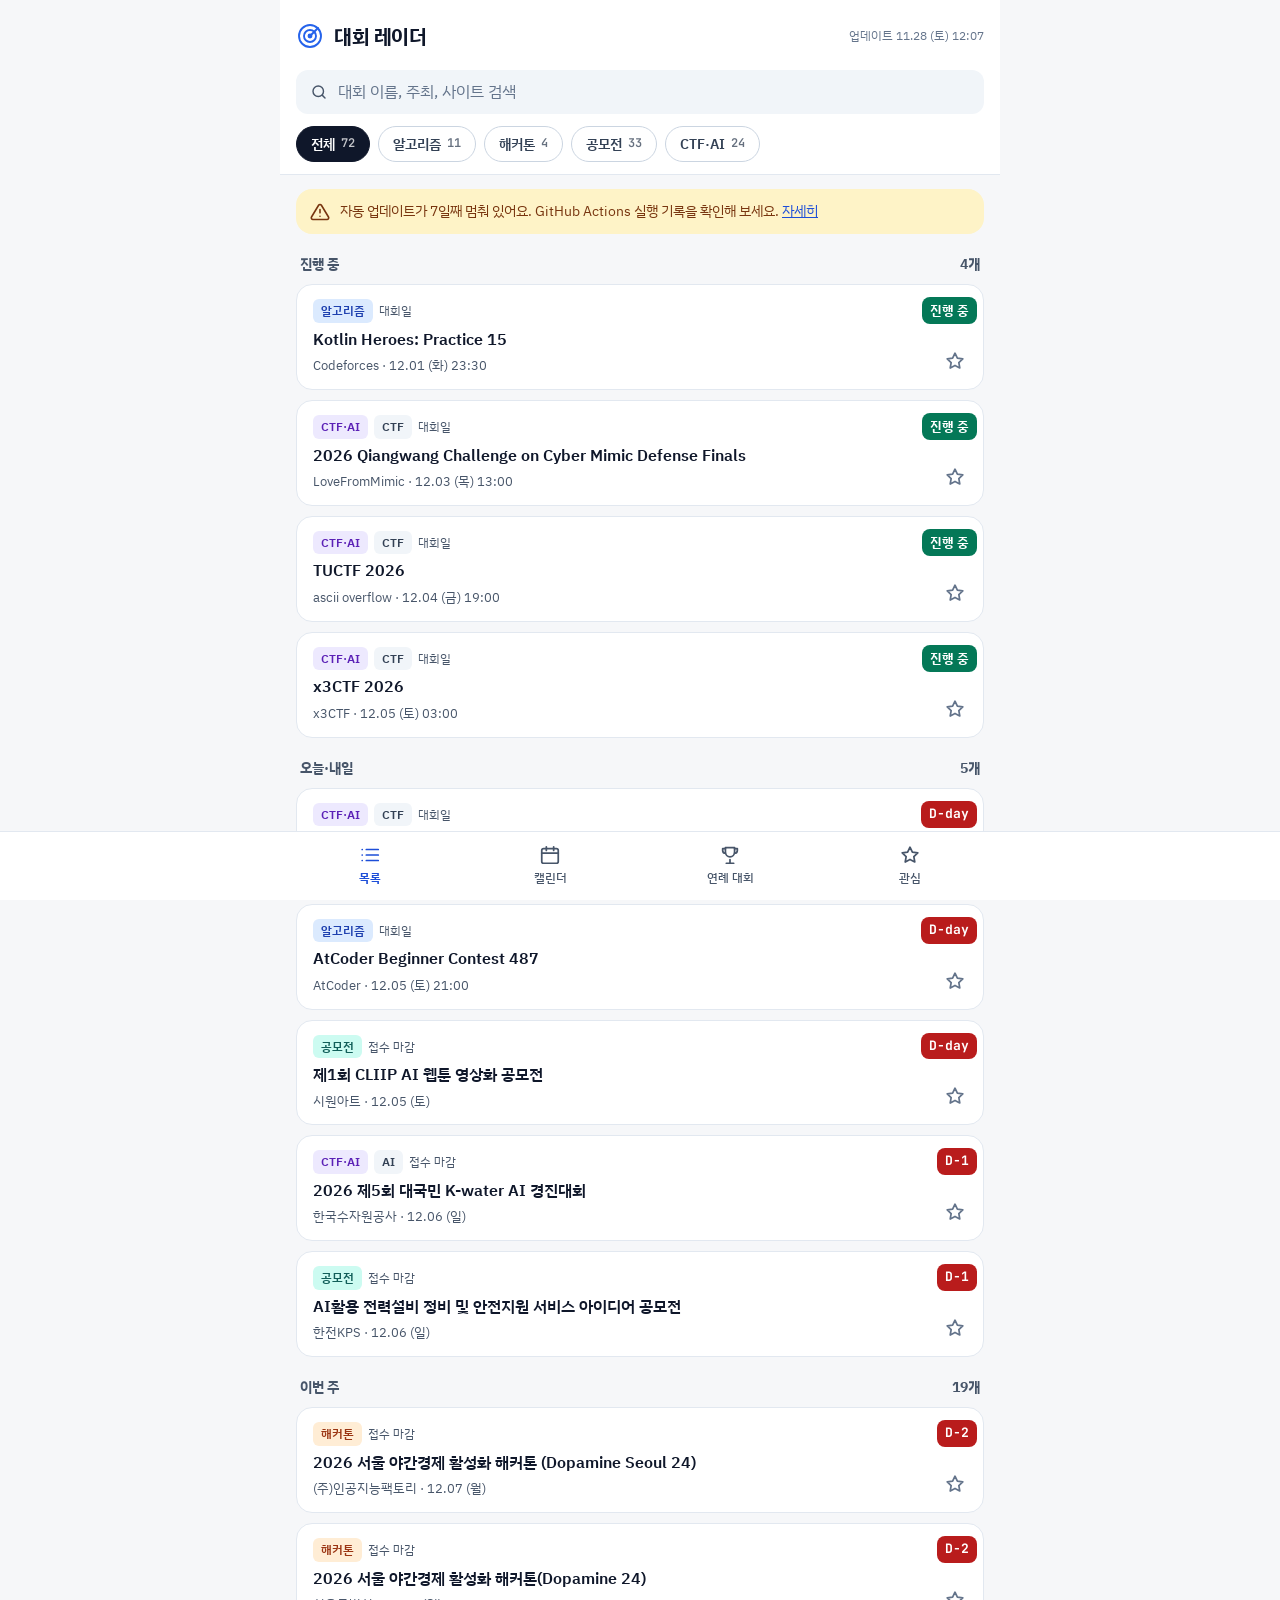
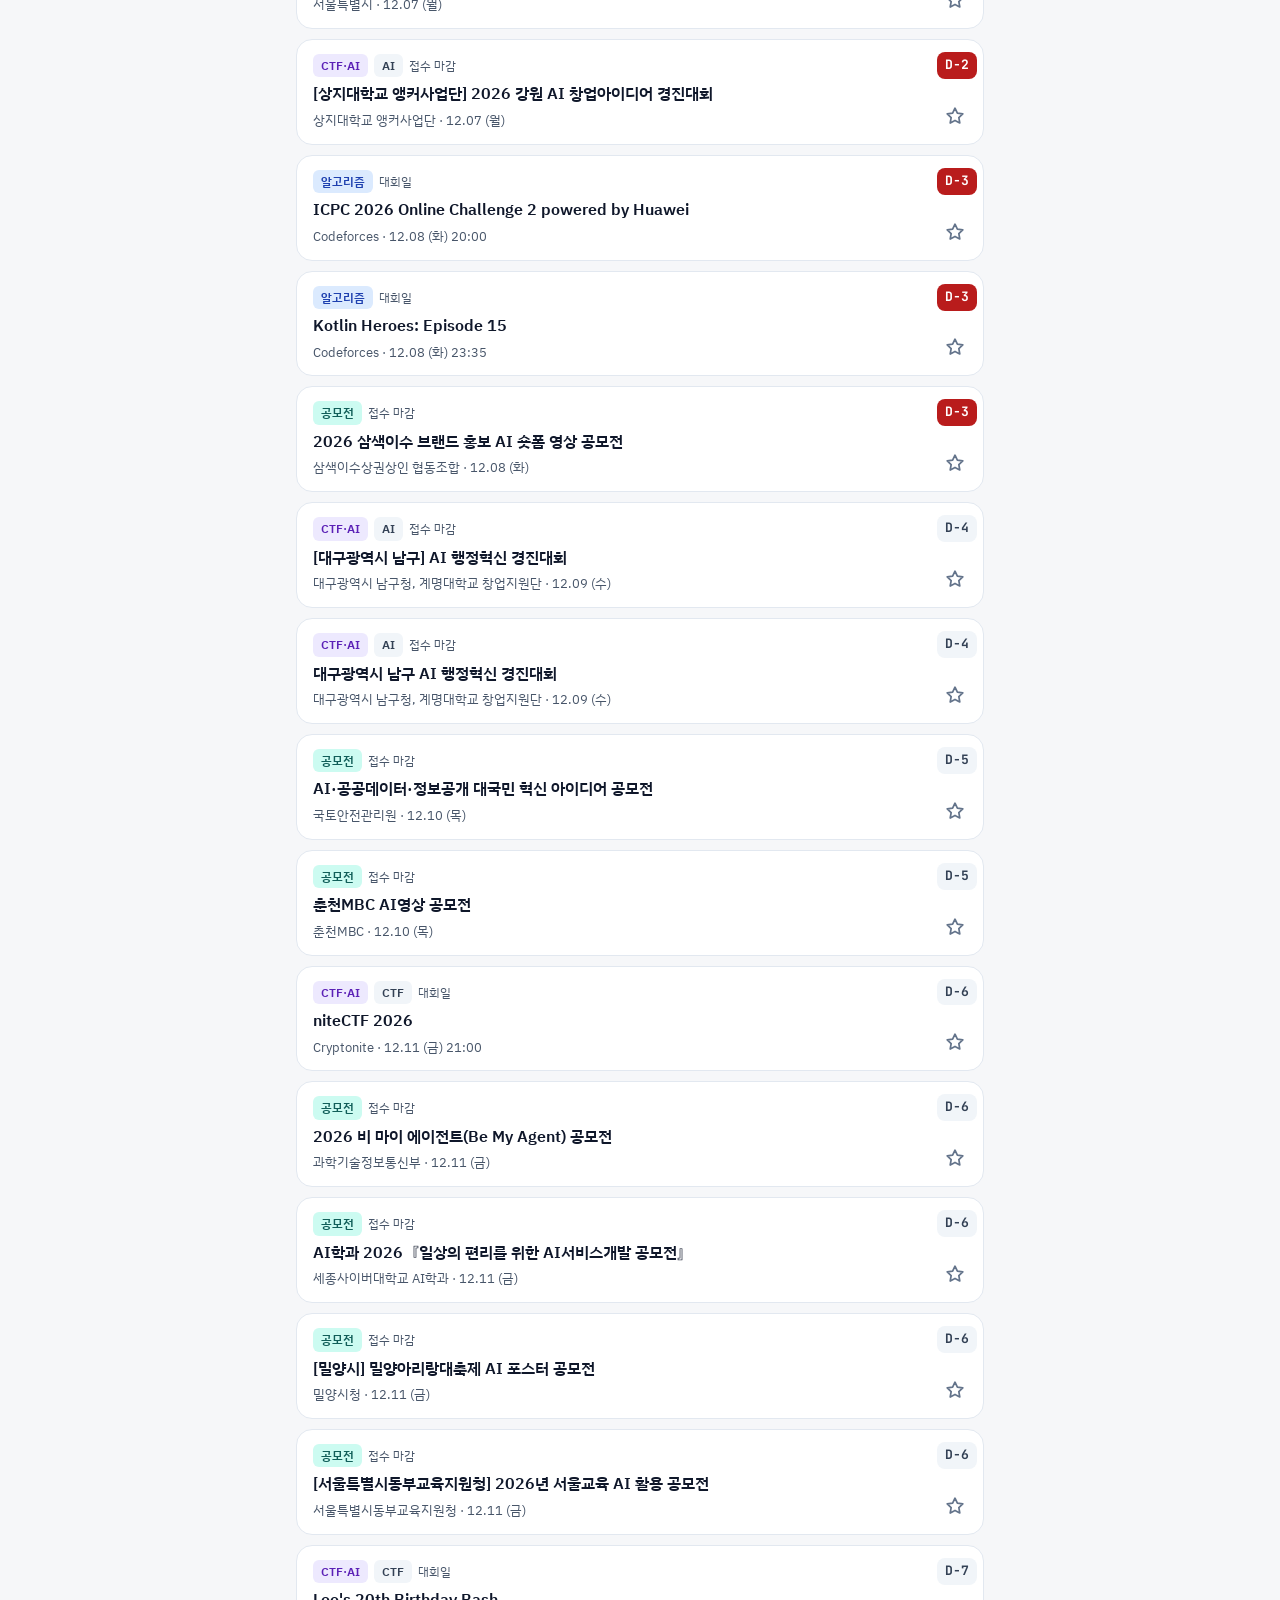
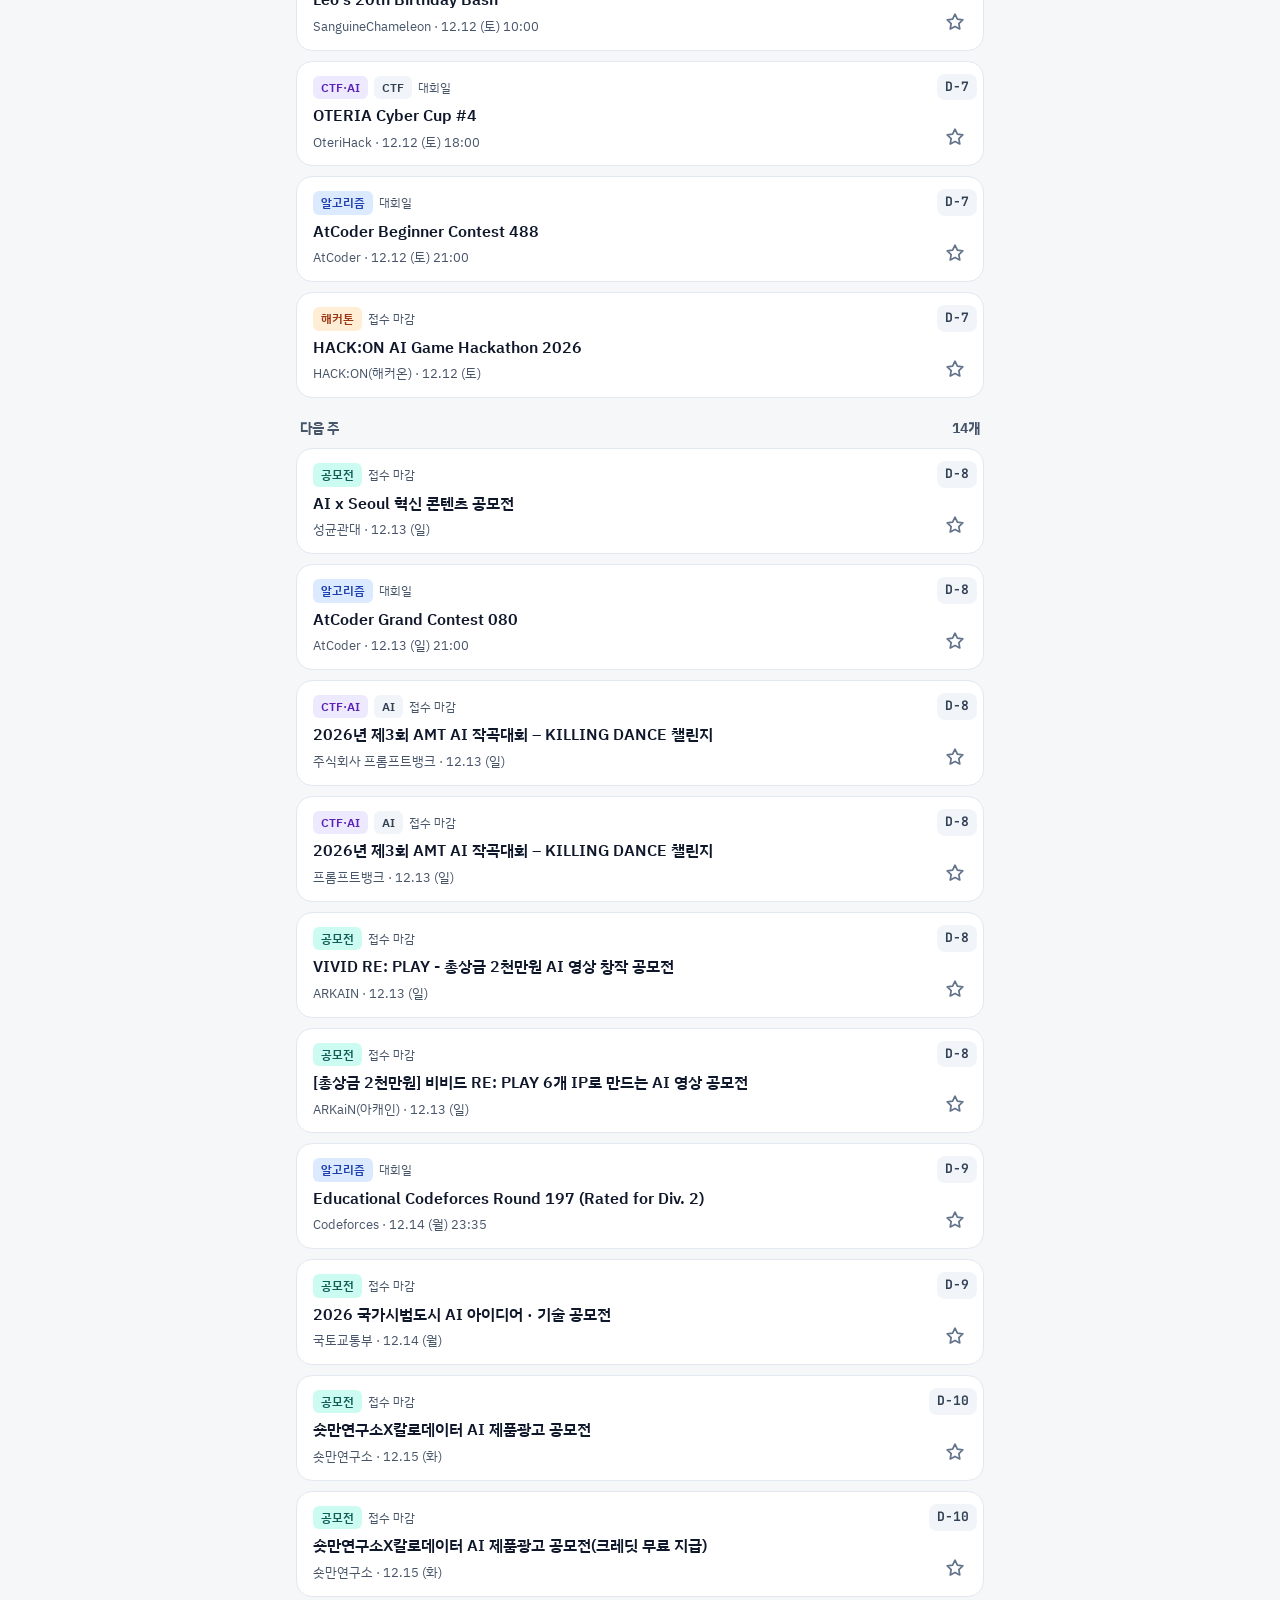
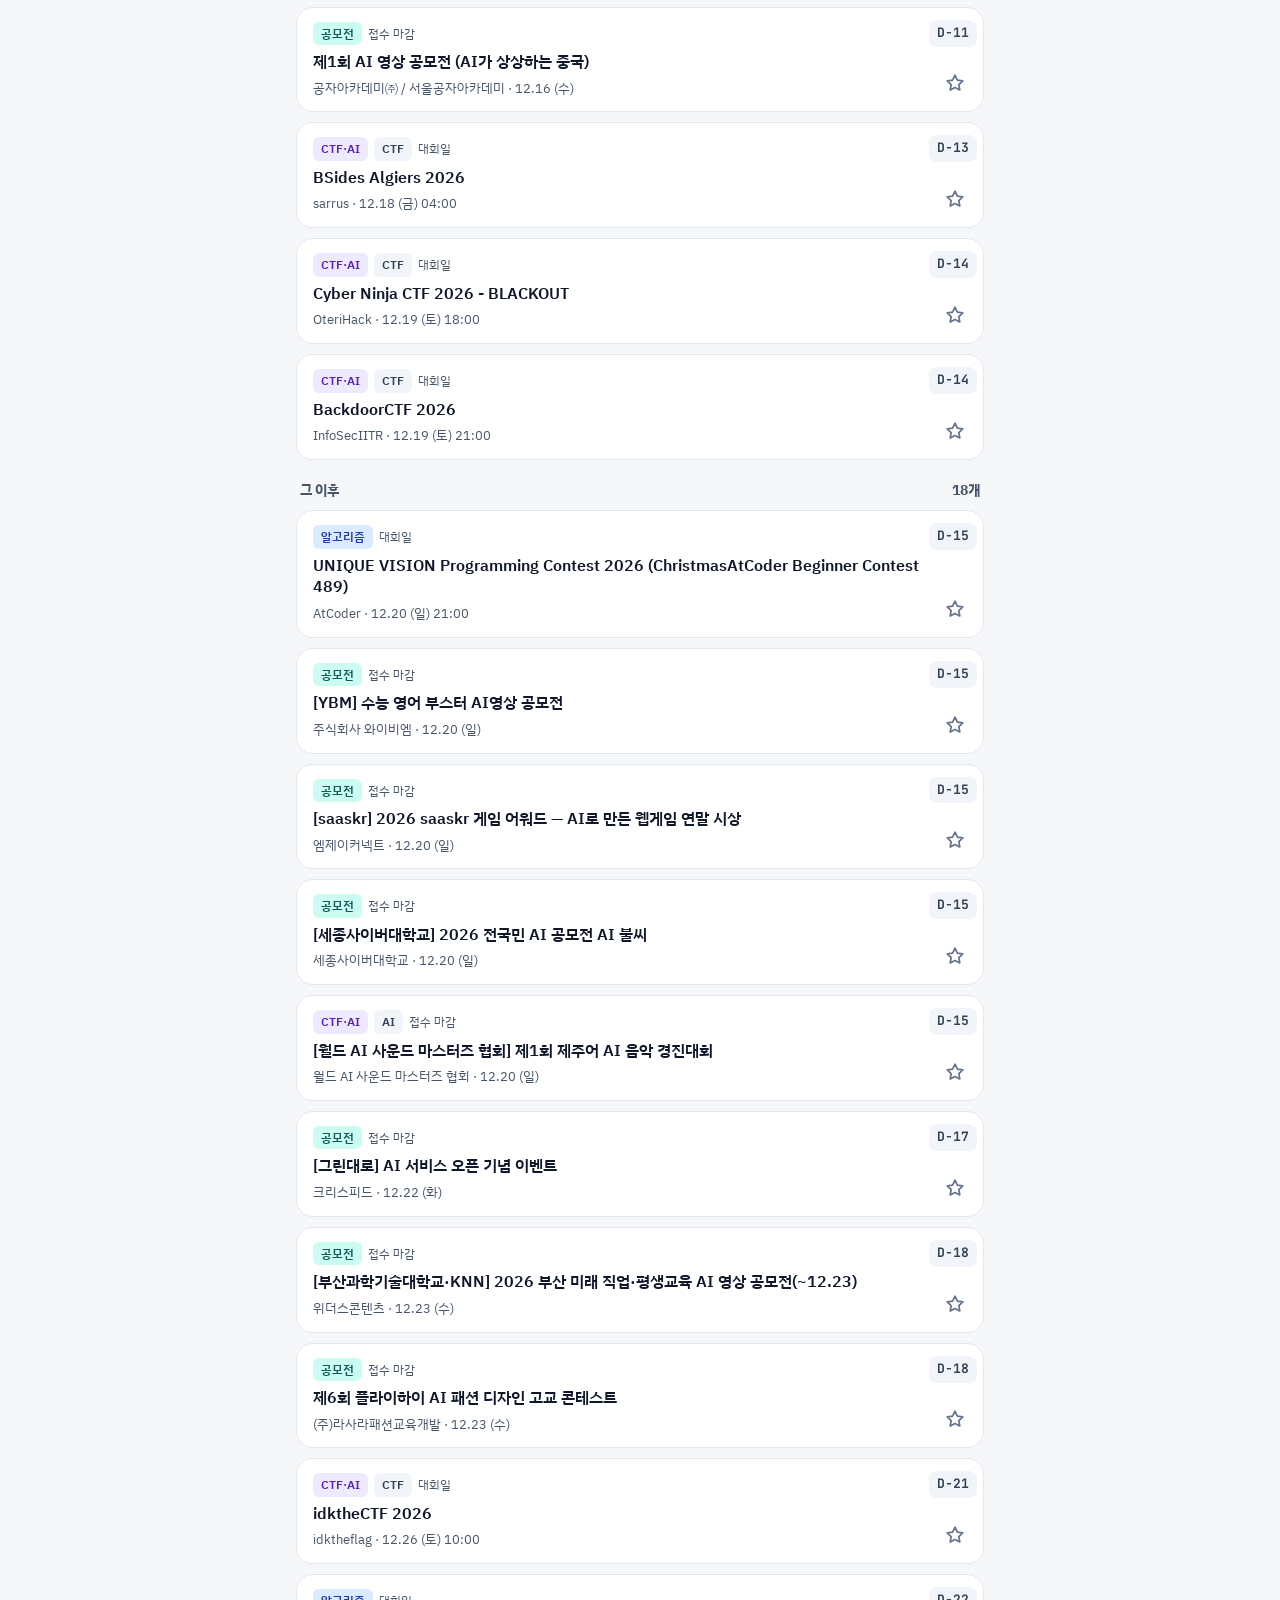
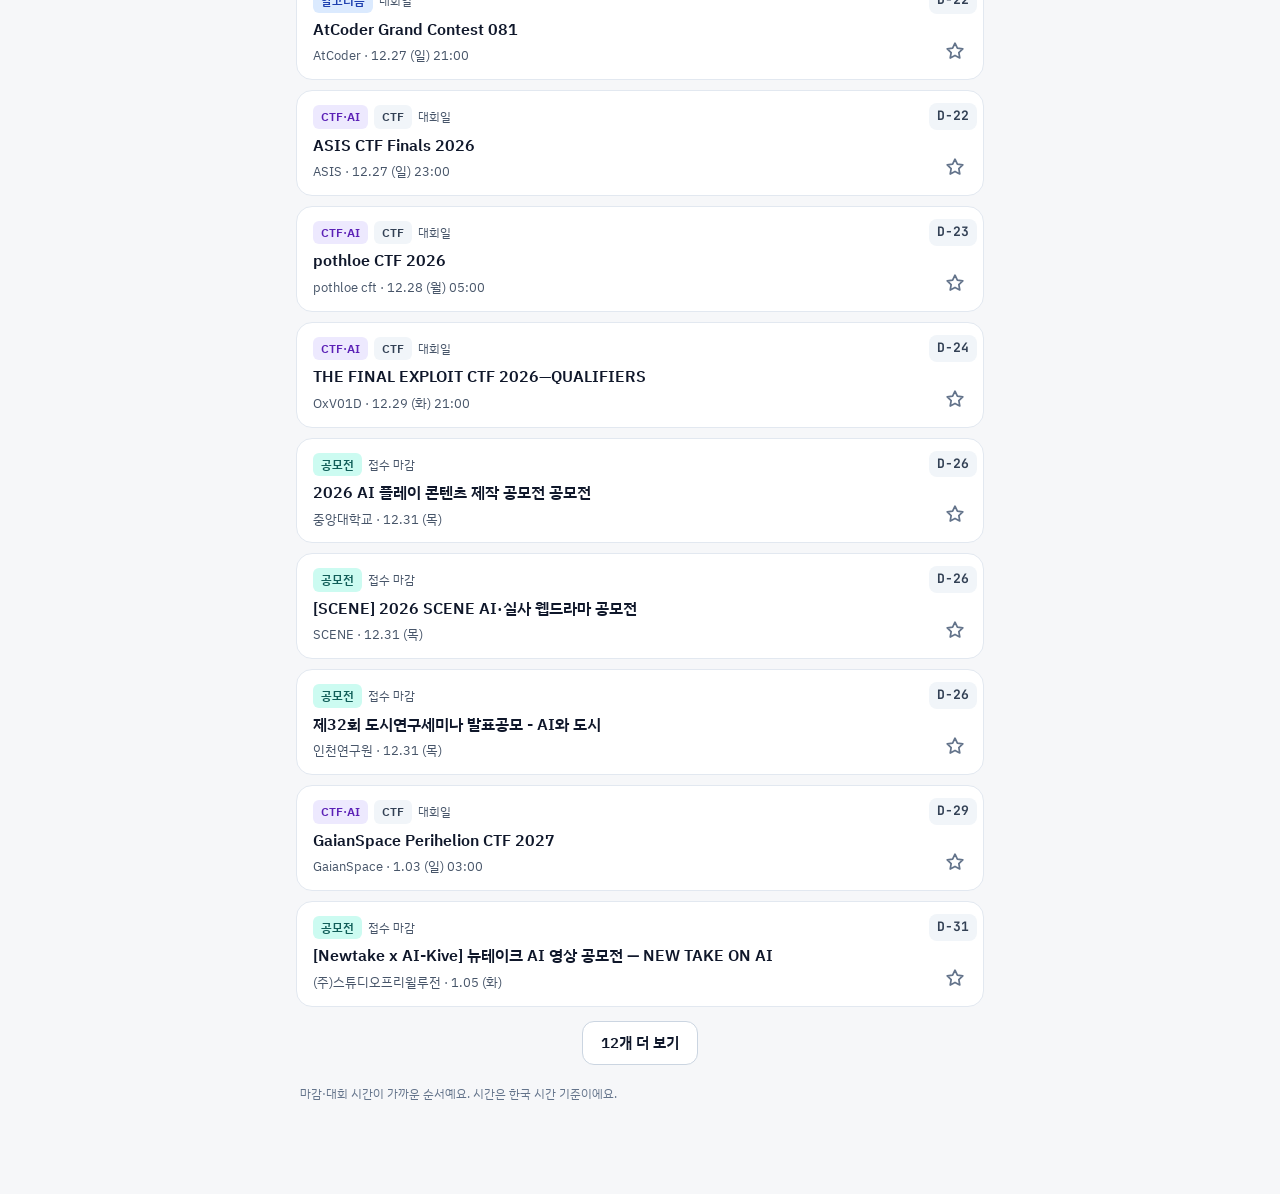
<file: site/index.html>
<!doctype html>
<html lang="ko">
<head>
<meta charset="utf-8">
<meta name="viewport" content="width=device-width, initial-scale=1, viewport-fit=cover">
<title>대회 레이더</title>
<meta name="description" content="알고리즘 대회, 해커톤, IT 공모전, CTF·AI 대회를 한곳에서">
<meta name="theme-color" content="#FFFFFF" media="(prefers-color-scheme: light)">
<meta name="theme-color" content="#0B1220" media="(prefers-color-scheme: dark)">
<link rel="manifest" href="manifest.webmanifest">
<link rel="icon" href="icon.svg" type="image/svg+xml">
<link rel="apple-touch-icon" href="icon-180.png">
<meta name="apple-mobile-web-app-capable" content="yes">
<meta name="apple-mobile-web-app-title" content="대회 레이더">
<link rel="preconnect" href="https://fonts.googleapis.com">
<link rel="preconnect" href="https://fonts.gstatic.com" crossorigin>
<link href="https://fonts.googleapis.com/css2?family=IBM+Plex+Sans+KR:wght@400;500;600;700&family=JetBrains+Mono:wght@500;700&display=swap" rel="stylesheet">
<link rel="stylesheet" href="style.css">
</head>
<body>
<div class="app">
  <main id="view" tabindex="-1">
    <p class="loading">대회 정보를 불러오는 중…</p>
  </main>
  <nav class="tabbar" aria-label="메인 메뉴">
    <a href="#/" data-tab="list">
      <svg viewBox="0 0 24 24" aria-hidden="true"><path d="M8 6h13M8 12h13M8 18h13M3.5 6h.01M3.5 12h.01M3.5 18h.01"/></svg>
      <span>목록</span>
    </a>
    <a href="#/calendar" data-tab="calendar">
      <svg viewBox="0 0 24 24" aria-hidden="true"><rect x="3" y="5" width="18" height="16" rx="2"/><path d="M3 10h18M8 3v4M16 3v4"/></svg>
      <span>캘린더</span>
    </a>
    <a href="#/annual" data-tab="annual">
      <svg viewBox="0 0 24 24" aria-hidden="true"><path d="M8 21h8M12 17v4M7 4h10v5a5 5 0 0 1-10 0V4z"/><path d="M17 5h3v2a3 3 0 0 1-3 3M7 5H4v2a3 3 0 0 0 3 3"/></svg>
      <span>연례 대회</span>
    </a>
    <a href="#/saved" data-tab="saved">
      <svg viewBox="0 0 24 24" aria-hidden="true"><path d="M12 3.5l2.6 5.3 5.9.9-4.3 4.1 1 5.8L12 16.9 6.8 19.6l1-5.8-4.3-4.1 5.9-.9z"/></svg>
      <span>관심</span>
    </a>
  </nav>
</div>
<script src="app.js"></script>
</body>
</html>
</file>
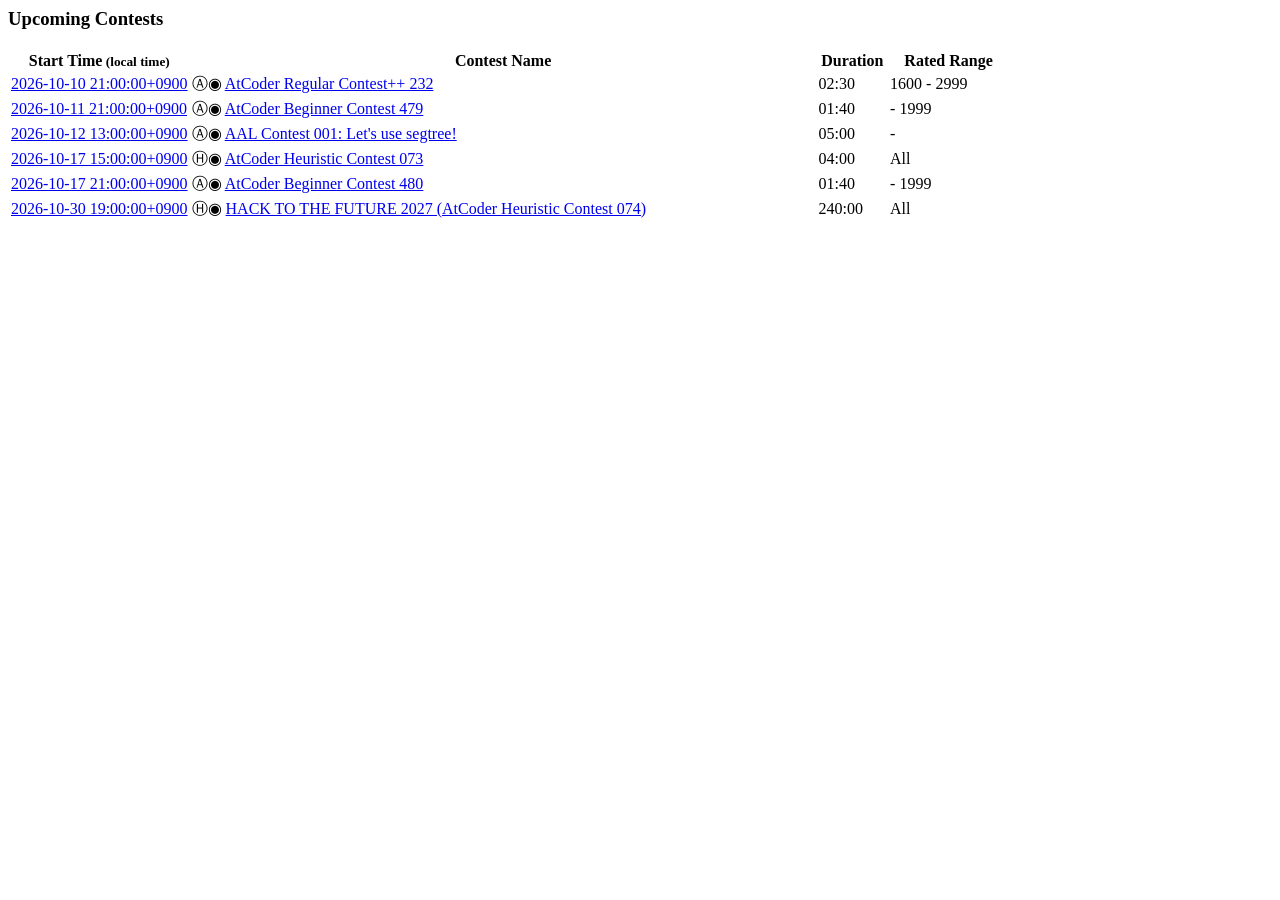
<file: tests/fixtures/atcoder.html>
<html><body><div id="contest-table-upcoming">
<h3>Upcoming Contests</h3><div class="panel panel-default"><div class="table-responsive">
<table class="table table-default table-striped table-hover table-condensed table-bordered small">
<thead><tr><th width="18%" class="text-center">Start Time<small> (local time)</small></th><th class="text-center">Contest Name</th><th width="7%" class="text-center">Duration</th><th width="12%" class="text-center">Rated Range</th></tr></thead>
<tbody>
<tr>
<td class="text-center"><a href='http://www.timeanddate.com/worldclock/fixedtime.html?iso=20261010T2100&p1=248' target='blank'><time class='fixtime fixtime-full'>2026-10-10 21:00:00+0900</time></a></td>
<td ><span aria-hidden='true' data-toggle='tooltip' data-placement='top' title="Algorithm">Ⓐ</span><span class="div1-target">◉</span> <a href="/contests/arc232">AtCoder Regular Contest++ 232</a></td>
<td class="text-center">02:30</td>
<td class="text-center">1600 - 2999</td>
</tr>
<tr>
<td class="text-center"><a href='http://www.timeanddate.com/worldclock/fixedtime.html?iso=20261011T2100&p1=248' target='blank'><time class='fixtime fixtime-full'>2026-10-11 21:00:00+0900</time></a></td>
<td ><span aria-hidden='true' data-toggle='tooltip' data-placement='top' title="Algorithm">Ⓐ</span><span class="user-blue">◉</span> <a href="/contests/abc479">AtCoder Beginner Contest 479</a></td>
<td class="text-center">01:40</td>
<td class="text-center"> - 1999</td>
</tr>
<tr>
<td class="text-center"><a href='http://www.timeanddate.com/worldclock/fixedtime.html?iso=20261012T1300&p1=248' target='blank'><time class='fixtime fixtime-full'>2026-10-12 13:00:00+0900</time></a></td>
<td ><span aria-hidden='true' data-toggle='tooltip' data-placement='top' title="Algorithm">Ⓐ</span><span class="">◉</span> <a href="/contests/aalc001">AAL Contest 001: Let's use segtree!</a></td>
<td class="text-center">05:00</td>
<td class="text-center">-</td>
</tr>
<tr>
<td class="text-center"><a href='http://www.timeanddate.com/worldclock/fixedtime.html?iso=20261017T1500&p1=248' target='blank'><time class='fixtime fixtime-full'>2026-10-17 15:00:00+0900</time></a></td>
<td ><span aria-hidden='true' data-toggle='tooltip' data-placement='top' title="Heuristic">Ⓗ</span><span class="">◉</span> <a href="/contests/ahc073">AtCoder Heuristic Contest 073</a></td>
<td class="text-center">04:00</td>
<td class="text-center">All</td>
</tr>
<tr>
<td class="text-center"><a href='http://www.timeanddate.com/worldclock/fixedtime.html?iso=20261017T2100&p1=248' target='blank'><time class='fixtime fixtime-full'>2026-10-17 21:00:00+0900</time></a></td>
<td ><span aria-hidden='true' data-toggle='tooltip' data-placement='top' title="Algorithm">Ⓐ</span><span class="user-blue">◉</span> <a href="/contests/abc480">AtCoder Beginner Contest 480</a></td>
<td class="text-center">01:40</td>
<td class="text-center"> - 1999</td>
</tr>
<tr>
<td class="text-center"><a href='http://www.timeanddate.com/worldclock/fixedtime.html?iso=20261030T1900&p1=248' target='blank'><time class='fixtime fixtime-full'>2026-10-30 19:00:00+0900</time></a></td>
<td ><span aria-hidden='true' data-toggle='tooltip' data-placement='top' title="Heuristic">Ⓗ</span><span class="">◉</span> <a href="/contests/ahc074">HACK TO THE FUTURE 2027 (AtCoder Heuristic Contest 074)</a></td>
<td class="text-center">240:00</td>
<td class="text-center">All</td>
</tr>
</tbody>
</table></div></div></div></body></html>
</file>
<file: site/style.css>
:root {
  --bg: #F6F7F9;
  --surface: #FFFFFF;
  --surface-2: #F1F5F9;
  --ink: #0F172A;
  --ink-2: #334155;
  --muted: #475569;
  --faint: #64748B;
  --line: #E2E8F0;
  --line-2: #CBD5E1;
  --accent: #2563EB;
  --accent-ink: #1D4ED8;
  --on-accent: #FFFFFF;
  --urgent: #B91C1C;
  --live: #047857;
  --star: #F59E0B;
  --star-line: #B45309;
  --sun: #B91C1C;
  --sat: #1D4ED8;

  --algo-bg: #DBEAFE; --algo-fg: #1E40AF; --algo-dot: #2563EB;
  --hack-bg: #FFEDD5; --hack-fg: #9A3412; --hack-dot: #EA580C;
  --contest-bg: #CCFBF1; --contest-fg: #115E59; --contest-dot: #0D9488;
  --ai-bg: #EDE9FE; --ai-fg: #5B21B6; --ai-dot: #7C3AED;

  --radius: 16px;
  --font: 'IBM Plex Sans KR', system-ui, -apple-system, 'Apple SD Gothic Neo', sans-serif;
  --mono: 'JetBrains Mono', ui-monospace, monospace;
  color-scheme: light;
}

@media (prefers-color-scheme: dark) {
  :root {
    --bg: #0B1220;
    --surface: #111A2E;
    --surface-2: #1A2540;
    --ink: #E8EDF6;
    --ink-2: #C7D0DF;
    --muted: #A3AFC2;
    --faint: #8C99AE;
    --line: #23304B;
    --line-2: #34425F;
    --accent: #6EA0FF;
    --accent-ink: #9DBEFF;
    --on-accent: #0B1220;
    --urgent: #F87171;
    --live: #34D399;
    --star-line: #FBBF24;
    --sun: #F87171;
    --sat: #8FB4FF;
    --algo-bg: #1E3A8A; --algo-fg: #DBEAFE; --algo-dot: #6EA0FF;
    --hack-bg: #7C2D12; --hack-fg: #FFEDD5; --hack-dot: #FB923C;
    --contest-bg: #134E4A; --contest-fg: #CCFBF1; --contest-dot: #2DD4BF;
    --ai-bg: #4C1D95; --ai-fg: #EDE9FE; --ai-dot: #A78BFA;
    color-scheme: dark;
  }
}

* { box-sizing: border-box; }
html, body { margin: 0; }
body {
  background: var(--bg);
  color: var(--ink);
  font-family: var(--font);
  font-size: 15px;
  line-height: 1.45;
  -webkit-font-smoothing: antialiased;
  -webkit-tap-highlight-color: transparent;
}
a { color: var(--accent-ink); }
button { font: inherit; color: inherit; }
svg { width: 22px; height: 22px; fill: none; stroke: currentColor; stroke-width: 1.9; stroke-linecap: round; stroke-linejoin: round; flex: none; }
:focus-visible { outline: 2px solid var(--accent); outline-offset: 2px; border-radius: 6px; }
.sr { position: absolute; width: 1px; height: 1px; overflow: hidden; clip: rect(0 0 0 0); white-space: nowrap; }

.app { max-width: 720px; margin: 0 auto; min-height: 100vh; min-height: 100dvh; display: flex; flex-direction: column; }
main { flex: 1; padding-bottom: calc(84px + env(safe-area-inset-bottom)); outline: none; }
.loading, .empty { padding: 48px 24px; text-align: center; color: var(--muted); }
.empty strong { display: block; color: var(--ink); font-size: 16px; margin-bottom: 4px; }

/* ---------- top bar ---------- */
.top { background: var(--surface); border-bottom: 1px solid var(--line); padding: calc(14px + env(safe-area-inset-top)) 16px 12px; display: flex; flex-direction: column; gap: 12px; position: sticky; top: 0; z-index: 5; }
.top-row { display: flex; align-items: center; justify-content: space-between; gap: 8px; min-height: 44px; }
.brand { display: flex; align-items: center; gap: 10px; font-size: 20px; font-weight: 700; letter-spacing: -0.02em; margin: 0; }
.brand svg { width: 28px; height: 28px; color: var(--accent); }
.page-title { margin: 0; font-size: 20px; font-weight: 700; letter-spacing: -0.02em; }
.updated { font-size: 12px; color: var(--faint); text-align: right; }
.icon-btn { width: 44px; height: 44px; border: 0; background: transparent; border-radius: 12px; display: inline-flex; align-items: center; justify-content: center; cursor: pointer; color: var(--ink); text-decoration: none; }
.icon-btn:hover { background: var(--surface-2); }

.search { display: flex; align-items: center; gap: 8px; height: 44px; padding: 0 14px; border-radius: 12px; background: var(--surface-2); color: var(--muted); }
.search svg { width: 18px; height: 18px; }
.search input { flex: 1; min-width: 0; border: 0; background: transparent; font: inherit; font-size: 16px; color: var(--ink); outline: none; }
.search input::placeholder { color: var(--faint); }

.chips { display: flex; gap: 8px; overflow-x: auto; scrollbar-width: none; margin: 0 -16px; padding: 0 16px; }
.chips::-webkit-scrollbar { display: none; }
.chip { flex: none; height: 36px; padding: 0 14px; border-radius: 18px; border: 1px solid var(--line-2); background: var(--surface); color: var(--ink-2); font-size: 14px; font-weight: 600; cursor: pointer; display: inline-flex; align-items: center; gap: 6px; }
.chip[aria-pressed="true"] { background: var(--ink); border-color: var(--ink); color: var(--surface); }
.chip .n { font-family: var(--mono); font-size: 12px; opacity: .75; }

/* ---------- list ---------- */
.list { padding: 14px 16px 8px; display: flex; flex-direction: column; gap: 10px; }
.group-h { margin: 10px 4px 0; font-size: 14px; font-weight: 700; color: var(--muted); display: flex; justify-content: space-between; }
.group-h:first-child { margin-top: 0; }
.notice { border-radius: var(--radius); padding: 12px 14px; font-size: 14px; display: flex; gap: 10px; align-items: flex-start; }
.notice svg { width: 20px; height: 20px; margin-top: 1px; }
.notice.warn { background: #FEF3C7; color: #78350F; }
.notice.remind { background: var(--surface); border: 1px solid var(--line); }
.notice.remind a { font-weight: 600; }
@media (prefers-color-scheme: dark) { .notice.warn { background: #3B2A0B; color: #FDE68A; } }

.card { background: var(--surface); border: 1px solid var(--line); border-radius: var(--radius); display: flex; align-items: stretch; }
.card-link { flex: 1; min-width: 0; padding: 14px 4px 14px 16px; display: flex; flex-direction: column; gap: 6px; color: inherit; text-decoration: none; border-radius: var(--radius) 0 0 var(--radius); }
.card-link:hover .card-title { text-decoration: underline; text-underline-offset: 3px; }
.card-meta { display: flex; align-items: center; gap: 6px; flex-wrap: wrap; font-size: 12px; color: var(--muted); }
.card-title { font-size: 16px; font-weight: 600; line-height: 1.35; overflow-wrap: anywhere; }
.card-sub { font-size: 13px; color: var(--muted); overflow-wrap: anywhere; }
.card-side { display: flex; flex-direction: column; align-items: flex-end; justify-content: space-between; padding: 12px 6px 6px 0; gap: 4px; }

.tag { font-size: 12px; font-weight: 600; padding: 3px 8px; border-radius: 6px; white-space: nowrap; }
.tag.algo { background: var(--algo-bg); color: var(--algo-fg); }
.tag.hack { background: var(--hack-bg); color: var(--hack-fg); }
.tag.contest { background: var(--contest-bg); color: var(--contest-fg); }
.tag.ai { background: var(--ai-bg); color: var(--ai-fg); }
.tag.plain { background: var(--surface-2); color: var(--ink-2); }

.dday { font-family: var(--mono); font-size: 13px; font-weight: 700; padding: 4px 8px; border-radius: 8px; background: var(--surface-2); color: var(--ink-2); white-space: nowrap; }
.dday.urgent { background: var(--urgent); color: #FFFFFF; }
.dday.live { background: var(--live); color: #FFFFFF; font-family: var(--font); }
@media (prefers-color-scheme: dark) { .dday.urgent, .dday.live { color: #0B1220; } }

.star { width: 44px; height: 44px; border: 0; background: transparent; border-radius: 12px; display: inline-flex; align-items: center; justify-content: center; cursor: pointer; color: var(--faint); }
.star:hover { background: var(--surface-2); }
.star[aria-pressed="true"] { color: var(--star-line); }
.star[aria-pressed="true"] svg { fill: var(--star); }

.more { margin: 4px auto 0; height: 44px; padding: 0 18px; border-radius: 12px; border: 1px solid var(--line-2); background: var(--surface); cursor: pointer; font-weight: 600; }
.foot-note { margin: 10px 4px 0; font-size: 12px; color: var(--faint); }
.foot-note a { color: inherit; }

/* ---------- calendar ---------- */
.cal { background: var(--surface); border-bottom: 1px solid var(--line); padding: 4px 12px 14px; }
.cal-head { display: flex; align-items: center; justify-content: space-between; padding: calc(10px + env(safe-area-inset-top)) 0 4px 8px; }
.cal-grid { display: grid; grid-template-columns: repeat(7, minmax(0, 1fr)); row-gap: 2px; }
.cal-dow { font-size: 12px; font-weight: 600; color: var(--muted); text-align: center; padding: 6px 0; }
.cal-dow.sun { color: var(--sun); } .cal-dow.sat { color: var(--sat); }
.day { height: 52px; border: 0; background: transparent; cursor: pointer; display: flex; flex-direction: column; align-items: center; gap: 4px; padding: 4px 0; border-radius: 10px; }
.day:disabled { cursor: default; }
.day:not(:disabled):hover { background: var(--surface-2); }
.day .num { width: 30px; height: 30px; border-radius: 15px; display: flex; align-items: center; justify-content: center; font-size: 14px; font-weight: 500; }
.day.sun .num { color: var(--sun); } .day.sat .num { color: var(--sat); }
.day.past .num { opacity: .45; }
.day.today .num { box-shadow: inset 0 0 0 1.5px var(--accent); color: var(--accent-ink); font-weight: 700; }
.day[aria-pressed="true"] .num { background: var(--ink); color: var(--surface); font-weight: 700; box-shadow: none; opacity: 1; }
.dots { display: flex; gap: 3px; height: 6px; }
.dots i { width: 6px; height: 6px; border-radius: 3px; }
.dots i.algo { background: var(--algo-dot); } .dots i.hack { background: var(--hack-dot); }
.dots i.contest { background: var(--contest-dot); } .dots i.ai { background: var(--ai-dot); }
.legend { display: flex; flex-wrap: wrap; gap: 12px; padding: 10px 6px 0; font-size: 12px; color: var(--ink-2); }
.legend span { display: inline-flex; align-items: center; gap: 5px; }
.legend i { width: 8px; height: 8px; border-radius: 4px; }

/* ---------- saved / settings ---------- */
.section { padding: 16px 16px 0; display: flex; flex-direction: column; gap: 10px; }
.section h2 { margin: 0 4px; font-size: 15px; font-weight: 700; }
.section p.hint { margin: 0 4px; font-size: 13px; color: var(--muted); }
.panel { background: var(--surface); border: 1px solid var(--line); border-radius: var(--radius); padding: 4px 16px; }
.row { display: flex; align-items: center; justify-content: space-between; gap: 12px; min-height: 52px; border-bottom: 1px solid var(--line); text-decoration: none; color: inherit; }
.row:last-child { border-bottom: 0; }
.row .label { display: flex; align-items: center; gap: 8px; font-size: 15px; }
.row .go { color: var(--faint); font-size: 13px; display: flex; align-items: center; gap: 2px; }
.row .go svg { width: 18px; height: 18px; }
.btn { display: inline-flex; align-items: center; justify-content: center; gap: 8px; height: 50px; padding: 0 18px; border-radius: 14px; font-size: 15px; font-weight: 600; text-decoration: none; cursor: pointer; border: 1px solid var(--line-2); background: var(--surface); color: var(--ink); }
.btn.primary { background: var(--accent); border-color: var(--accent); color: var(--on-accent); }
.btn.dark { background: var(--ink); border-color: var(--ink); color: var(--surface); }
.btn svg { width: 18px; height: 18px; }
.src-status { font-size: 13px; color: var(--muted); }
.src-status .bad { color: var(--urgent); font-weight: 600; }

/* ---------- detail ---------- */
.d-top { background: var(--surface); padding: calc(8px + env(safe-area-inset-top)) 8px 0; display: flex; align-items: center; justify-content: space-between; }
.d-top span { font-size: 16px; font-weight: 600; }
.d-head { background: var(--surface); padding: 8px 20px 20px; display: flex; flex-direction: column; gap: 10px; border-bottom: 1px solid var(--line); }
.d-head h1 { margin: 0; font-size: 22px; font-weight: 700; line-height: 1.35; letter-spacing: -0.02em; overflow-wrap: anywhere; }
.d-host { font-size: 14px; color: var(--muted); }
.d-count { display: flex; align-items: center; gap: 10px; margin-top: 4px; padding: 12px 14px; border-radius: 12px; background: var(--surface-2); font-weight: 600; font-size: 14px; }
.d-body { padding: 12px 16px 16px; display: flex; flex-direction: column; gap: 12px; }
.facts { display: grid; grid-template-columns: repeat(2, minmax(0, 1fr)); gap: 16px 12px; }
.fact { display: flex; flex-direction: column; gap: 4px; min-width: 0; }
.fact .k { font-size: 12px; color: var(--muted); }
.fact .v { font-size: 15px; font-weight: 600; overflow-wrap: anywhere; }
.fact .v.unknown { color: var(--faint); font-weight: 500; }
.box { background: var(--surface); border: 1px solid var(--line); border-radius: var(--radius); padding: 16px; display: flex; flex-direction: column; gap: 12px; }
.box h2 { margin: 0; font-size: 15px; font-weight: 700; }
.box p { margin: 0; font-size: 14px; line-height: 1.6; color: var(--ink-2); overflow-wrap: anywhere; }
.tl { display: flex; gap: 12px; align-items: flex-start; }
.tl .pt { flex: none; width: 12px; height: 12px; margin-top: 5px; border-radius: 6px; box-shadow: inset 0 0 0 2px var(--line-2); }
.tl .pt.on { box-shadow: none; }
.tl .pt.algo { background: var(--algo-dot); } .tl .pt.hack { background: var(--hack-dot); }
.tl .pt.contest { background: var(--contest-dot); } .tl .pt.ai { background: var(--ai-dot); }
.tl .txt { flex: 1; display: flex; justify-content: space-between; gap: 8px; flex-wrap: wrap; }
.tl .when { font-size: 14px; color: var(--ink-2); }
.cal-links { display: flex; gap: 8px; flex-wrap: wrap; }
.cal-links .btn { flex: 1 1 200px; height: 46px; font-size: 14px; }
.source-line { margin: 0 4px; font-size: 12px; color: var(--faint); }
.d-foot { position: fixed; left: 0; right: 0; bottom: 0; z-index: 6; background: var(--surface); border-top: 1px solid var(--line); }
.d-foot-in { max-width: 720px; margin: 0 auto; display: flex; gap: 10px; padding: 12px 16px calc(12px + env(safe-area-inset-bottom)); }
.d-foot .star { width: 52px; height: 52px; border: 1px solid var(--line-2); border-radius: 14px; }
.d-foot .btn { flex: 1; height: 52px; font-size: 16px; }
body.detail .tabbar { display: none; }

/* ---------- tab bar ---------- */
.tabbar { position: fixed; left: 0; right: 0; bottom: 0; z-index: 6; background: var(--surface); border-top: 1px solid var(--line); display: grid; grid-template-columns: repeat(4, minmax(0, 1fr)); padding: 6px max(8px, calc((100vw - 720px) / 2)) calc(8px + env(safe-area-inset-bottom)); }
.tabbar a { display: flex; flex-direction: column; align-items: center; gap: 3px; padding: 6px 0; min-height: 50px; text-decoration: none; color: var(--muted); font-size: 12px; font-weight: 500; border-radius: 12px; }
.tabbar a[aria-current="page"] { color: var(--accent-ink); font-weight: 700; }
.tabbar a[aria-current="page"][data-tab="saved"] svg { fill: currentColor; }

/* ---------- annual ---------- */
.annual { background: var(--surface); border: 1px solid var(--line); border-radius: var(--radius); padding: 14px 16px; display: flex; flex-direction: column; gap: 8px; }
.annual h3 { margin: 0; font-size: 16px; font-weight: 600; line-height: 1.35; }
.annual .about { margin: 0; font-size: 13px; color: var(--muted); }
.annual .when-row { display: flex; align-items: center; gap: 8px; flex-wrap: wrap; font-size: 14px; }
.annual .actions { display: flex; gap: 8px; flex-wrap: wrap; margin-top: 2px; }
.annual .actions .btn { height: 44px; font-size: 14px; flex: 1 1 140px; }
.season { font-size: 12px; font-weight: 700; padding: 4px 8px; border-radius: 8px; white-space: nowrap; }
.season.soon { background: var(--hack-bg); color: var(--hack-fg); }
.season.off { background: var(--surface-2); color: var(--muted); }
.tl .pt.now { box-shadow: none; }
.tl.past { opacity: .55; }
</file>
